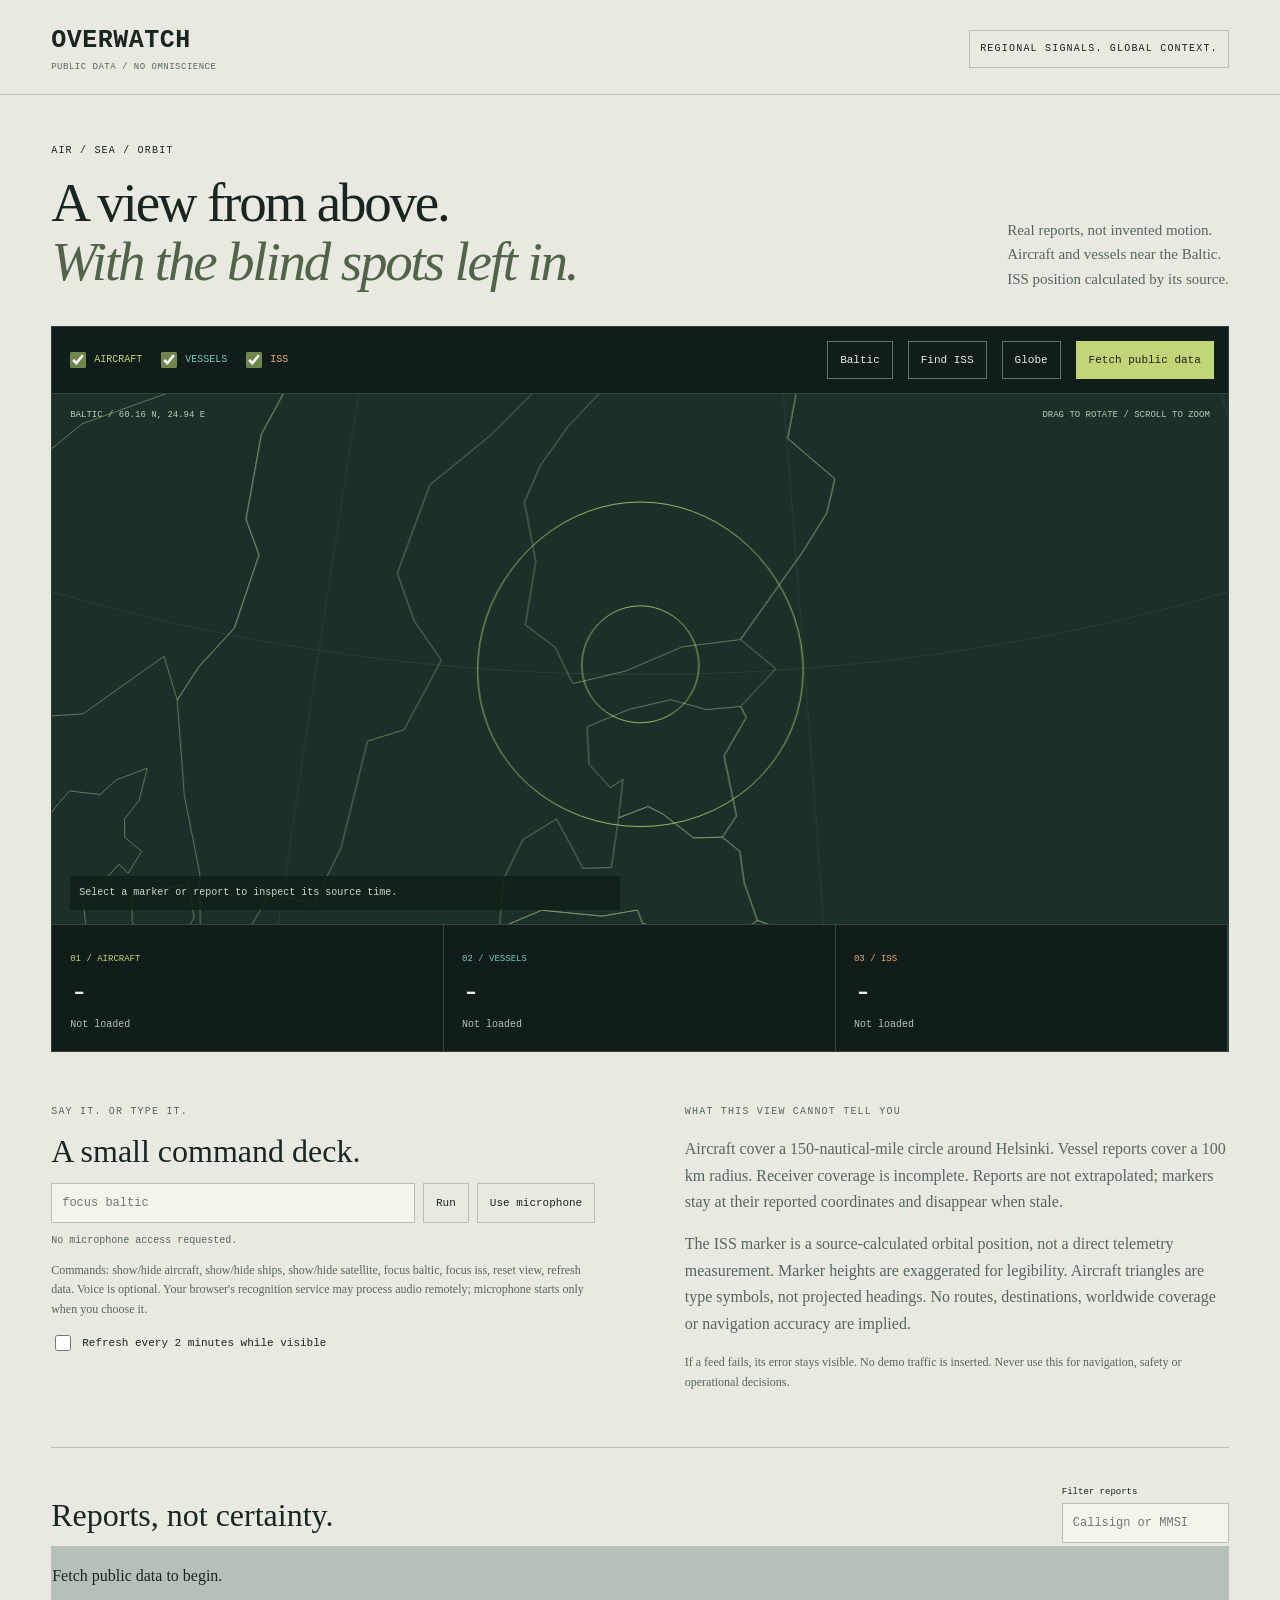
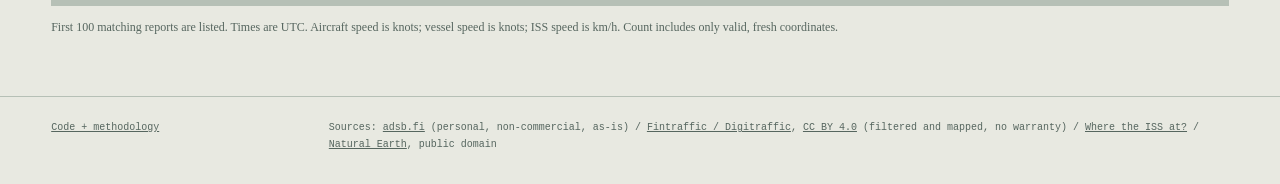
<file: docs/index.html>
<!doctype html><html lang="en"><head><meta charset="utf-8"><meta name="viewport" content="width=device-width,initial-scale=1"><title>Overwatch - an honest view from above</title><meta name="description" content="An interactive 3D public-data observatory: Baltic aircraft and vessels, and the ISS calculated position. Source timestamps, coverage and outages stay visible."><meta name="referrer" content="no-referrer"><link rel="canonical" href="https://overwatch-topaz.vercel.app/"><meta property="og:title" content="Overwatch - an honest view from above"><meta property="og:description" content="A public-data observatory with visible source times, coverage limits and outages."><meta property="og:type" content="website"><meta property="og:url" content="https://overwatch-topaz.vercel.app/"><meta name="twitter:card" content="summary"><link rel="stylesheet" href="style.css"><link rel="icon" href="icon.svg" type="image/svg+xml"></head><body><header><a href="./" class="brand">OVERWATCH<span>PUBLIC DATA / NO OMNISCIENCE</span></a><span class="badge">REGIONAL SIGNALS. GLOBAL CONTEXT.</span></header><main><section class="headline"><div><p class="eyebrow">AIR / SEA / ORBIT</p><h1>A view from above.<br><em>With the blind spots left in.</em></h1></div><p>Real reports, not invented motion.<br>Aircraft and vessels near the Baltic.<br>ISS position calculated by its source.</p></section><section class="observatory"><div class="toolbar"><div class="layers"><label><input type="checkbox" id="air" checked><span class="air">AIRCRAFT</span></label><label><input type="checkbox" id="sea" checked><span class="sea">VESSELS</span></label><label><input type="checkbox" id="space" checked><span class="space">ISS</span></label></div><div class="views"><button id="baltic">Baltic</button><button id="iss">Find ISS</button><button id="reset">Globe</button><button id="refresh">Fetch public data</button></div></div><div class="visual"><canvas id="globe" tabindex="0" role="img" aria-label="Interactive 3D globe. Drag to rotate, scroll or plus/minus to zoom, arrow keys to rotate. A matching list of reports is below."></canvas><div class="mapnote"><span id="viewlabel">BALTIC / 60.16 N, 24.94 E</span><span>DRAG TO ROTATE / SCROLL TO ZOOM</span></div><div class="selection" id="selection" aria-live="polite">Select a marker or report to inspect its source time.</div></div><div class="feedgrid"><div><span class="air">01 / AIRCRAFT</span><strong id="airCount">-</strong><p id="airStatus" role="status">Not loaded</p></div><div><span class="sea">02 / VESSELS</span><strong id="seaCount">-</strong><p id="seaStatus" role="status">Not loaded</p></div><div><span class="space">03 / ISS</span><strong id="spaceCount">-</strong><p id="spaceStatus" role="status">Not loaded</p></div></div></section><section class="control"><div><p class="eyebrow">SAY IT. OR TYPE IT.</p><h2>A small command deck.</h2><div class="commandline"><label class="sr" for="command">Command</label><input id="command" maxlength="80" placeholder="focus baltic"><button id="run">Run</button><button id="voice">Use microphone</button></div><p id="commandStatus" role="status">No microphone access requested.</p><p class="small">Commands: show/hide aircraft, show/hide ships, show/hide satellite, focus baltic, focus iss, reset view, refresh data. Voice is optional. Your browser's recognition service may process audio remotely; microphone starts only when you choose it.</p><label class="auto"><input type="checkbox" id="auto"> Refresh every 2 minutes while visible</label></div><div class="limits"><p class="eyebrow">WHAT THIS VIEW CANNOT TELL YOU</p><p>Aircraft cover a 150-nautical-mile circle around Helsinki. Vessel reports cover a 100 km radius. Receiver coverage is incomplete. Reports are not extrapolated; markers stay at their reported coordinates and disappear when stale.</p><p>The ISS marker is a source-calculated orbital position, not a direct telemetry measurement. Marker heights are exaggerated for legibility. Aircraft triangles are type symbols, not projected headings. No routes, destinations, worldwide coverage or navigation accuracy are implied.</p><p class="small">If a feed fails, its error stays visible. No demo traffic is inserted. Never use this for navigation, safety or operational decisions.</p></div></section><section class="reports"><div class="section-head"><h2>Reports, not certainty.</h2><label>Filter reports<input id="filter" maxlength="50" placeholder="Callsign or MMSI"></label></div><div id="list" class="list" aria-live="polite"><p>Fetch public data to begin.</p></div><p class="small">First 100 matching reports are listed. Times are UTC. Aircraft speed is knots; vessel speed is knots; ISS speed is km/h. Count includes only valid, fresh coordinates.</p></section></main><footer><a href="https://github.com/Aditya2375/overwatch" id="source">Code + methodology</a><span>Sources: <a href="https://adsb.fi/">adsb.fi</a> (personal, non-commercial, as-is) / <a href="https://www.digitraffic.fi/en/marine-traffic/">Fintraffic / Digitraffic</a>, <a href="https://creativecommons.org/licenses/by/4.0/">CC BY 4.0</a> (filtered and mapped, no warranty) / <a href="https://wheretheiss.at/w/developer">Where the ISS at?</a> / <a href="https://www.naturalearthdata.com/about/terms-of-use/">Natural Earth</a>, public domain</span></footer><script type="module" src="app.js"></script></body></html>
</file>
<file: docs/style.css>
:root{--bg:#e8e9e1;--ink:#192521;--muted:#56665f;--line:#b6c0b6;--dark:#101d1a;--air:#c1d679;--sea:#75c9be;--space:#edac71;--mono:ui-monospace,Consolas,monospace}*{box-sizing:border-box}body{margin:0;background:var(--bg);color:var(--ink);font:16px/1.65 Georgia,serif}header,main,footer{max-width:1500px;margin:auto;padding-left:4vw;padding-right:4vw}header{display:flex;justify-content:space-between;align-items:center;gap:20px;padding-top:26px;padding-bottom:22px;border-bottom:1px solid var(--line)}a{color:inherit}.brand{font:700 25px var(--mono);letter-spacing:.02em;text-decoration:none}.brand span{display:block;font:9px var(--mono);margin-top:7px;color:var(--muted)}.badge,.eyebrow{font:10px/1.6 var(--mono);letter-spacing:.12em}.badge{border:1px solid var(--line);padding:10px}.headline{display:flex;align-items:end;justify-content:space-between;gap:30px;padding:38px 0 34px}.headline h1{font-size:clamp(35px,4.3vw,65px);line-height:1.07;font-weight:400;letter-spacing:-.04em;margin:15px 0 0}.headline em{font-weight:400;color:#526448}.headline>p{font-size:15px;color:var(--muted);margin:0}.observatory{background:var(--dark);color:#e8ede1;border:1px solid #2c4037}.toolbar{display:flex;justify-content:space-between;align-items:center;gap:15px;padding:14px;border-bottom:1px solid #34463c;flex-wrap:wrap}.layers,.views{display:flex;gap:15px;align-items:center;flex-wrap:wrap}.layers label{font:10px var(--mono);display:flex;align-items:center;gap:5px}.air{color:var(--air)}.sea{color:var(--sea)}.space{color:var(--space)}input[type=checkbox]{accent-color:#71864c;width:16px;height:16px}button{font:11px var(--mono);min-height:38px;padding:8px 12px;background:transparent;color:inherit;border:1px solid #647364;cursor:pointer}button:hover{background:#71864c;color:#fff}button:disabled{opacity:.5;cursor:default}#refresh{background:var(--air);color:#162318;border-color:var(--air)}.visual{position:relative;height:530px;overflow:hidden;background:radial-gradient(ellipse at 48% 45%,#203b31 0,#111f1a 54%,#0d1815 100%)}canvas{width:100%;height:100%;touch-action:none;display:block;cursor:grab}.mapnote{position:absolute;top:16px;left:18px;right:18px;display:flex;justify-content:space-between;gap:12px;pointer-events:none;font:9px var(--mono);color:#bdc9b7}.selection{position:absolute;bottom:14px;left:18px;right:18px;pointer-events:none;font:10px/1.6 var(--mono);color:#ced7c4;max-width:550px;background:#102018d9;padding:9px}.feedgrid{display:grid;grid-template-columns:repeat(3,minmax(0,1fr));border-top:1px solid #34463c}.feedgrid>div{padding:18px;border-right:1px solid #34463c;min-width:0}.feedgrid span{font:9px var(--mono)}.feedgrid strong{display:block;font:30px var(--mono);margin:7px 0}.feedgrid p{font:10px/1.6 var(--mono);color:#b6c5b4;margin:0;overflow-wrap:anywhere}.control{display:grid;grid-template-columns:1fr 1fr;gap:7vw;padding:42px 0;border-bottom:1px solid var(--line)}h2{font-size:32px;font-weight:400;margin:12px 0;line-height:1.2}.control p{color:var(--muted)}.small{font-size:12px!important;color:var(--muted)}.commandline{display:flex;gap:8px;flex-wrap:wrap}.commandline input{flex:1;min-width:100px}.commandline button{border-color:var(--line)}input:not([type=checkbox]){border:1px solid var(--line);background:#f4f4ed;color:var(--ink);padding:10px;font:12px var(--mono);min-height:40px;max-width:100%}#commandStatus{font:10px/1.6 var(--mono)}.auto{display:flex;gap:8px;align-items:center;font:11px var(--mono)}.reports{padding:36px 0 46px}.section-head{display:flex;justify-content:space-between;align-items:center;gap:20px}.section-head label{font:9px var(--mono)}.section-head input{display:block;margin-top:6px}.list{display:grid;grid-template-columns:repeat(3,minmax(0,1fr));gap:1px;background:var(--line);border:1px solid var(--line);max-height:400px;overflow:auto}.report{display:block;text-align:left;background:var(--bg);border:none;min-height:88px;padding:14px;color:var(--ink);font:11px/1.6 var(--mono);overflow-wrap:anywhere}.report b{display:block}.report small{display:block;color:var(--muted);font:9px/1.6 var(--mono)}footer{padding-top:22px;padding-bottom:30px;border-top:1px solid var(--line);display:flex;justify-content:space-between;gap:25px;font:10px/1.7 var(--mono);color:var(--muted)}footer>span{max-width:900px}.sr{position:absolute;width:1px;height:1px;overflow:hidden;clip-path:inset(50%)}:focus-visible{outline:2px solid #d0863b;outline-offset:4px}@media(max-width:700px){header{padding-top:18px}.brand{font-size:21px}.badge{font-size:8px;max-width:133px}.headline{display:block;padding:28px 0}.headline h1{font-size:39px}.headline>p{margin-top:20px}.visual{height:450px}.toolbar{padding:12px}.layers{width:100%;gap:12px}.views{gap:8px}.views button{font-size:10px;padding:7px 9px}.mapnote{font-size:8px;display:block}.mapnote span{display:block;margin-bottom:6px}.feedgrid>div{padding:11px}.feedgrid span{font-size:8px}.feedgrid strong{font-size:24px}.feedgrid p{font-size:9px}.control{grid-template-columns:1fr;gap:24px;padding:30px 0}.list{grid-template-columns:1fr 1fr}.section-head{align-items:start}.section-head h2{font-size:27px}.section-head label{max-width:145px}footer{display:block}footer>span{display:block;margin-top:15px}}
</file>
